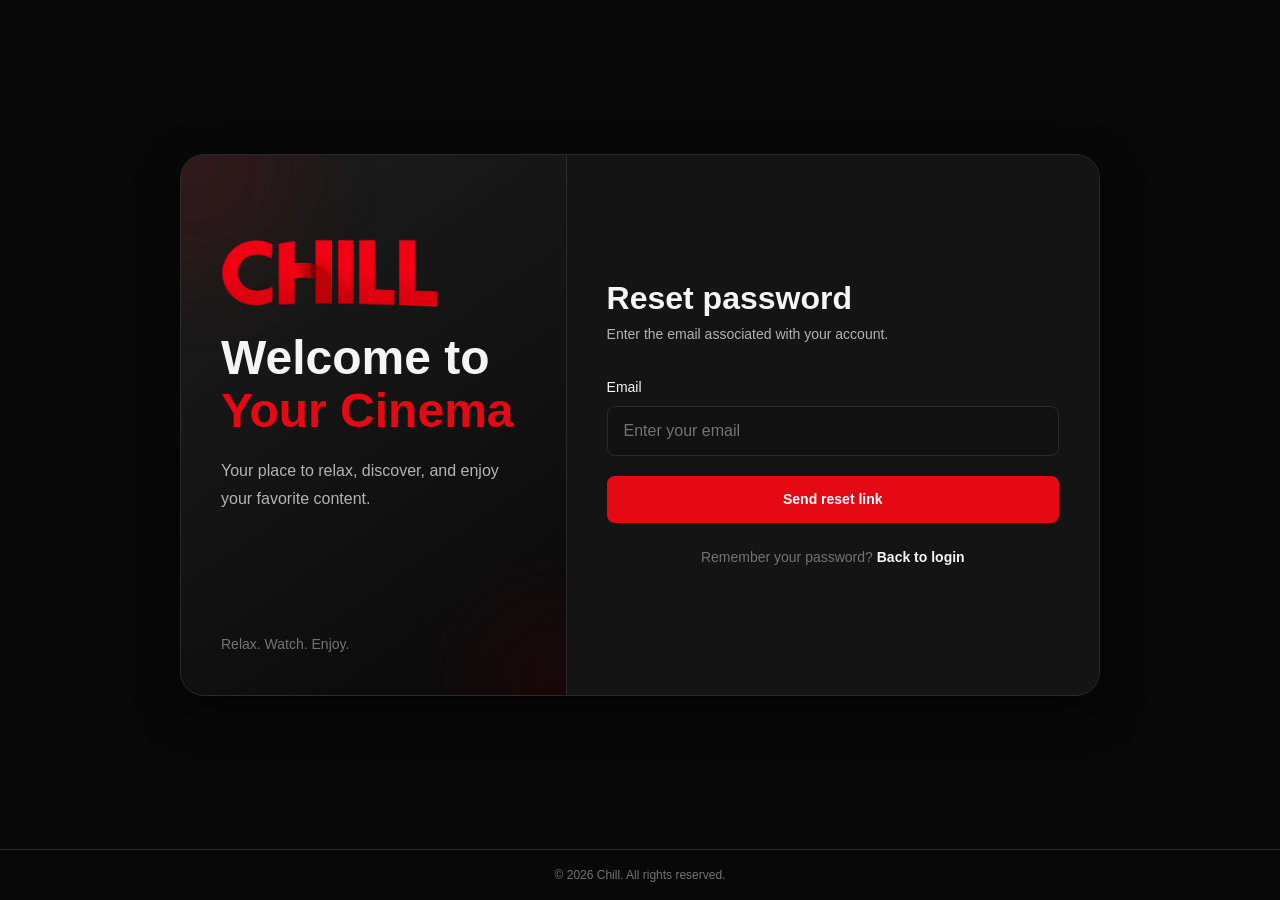
<file: forgot-password.html>
<!DOCTYPE html>
<html lang="en">
<head>
    <meta charset="UTF-8">
    <meta name="viewport" content="width=device-width, initial-scale=1.0">

    <title>Chill - Forgot Password</title>

    <link rel="stylesheet" href="css/auth.css">
</head>

<body>
    <div class="page">

        <main class="auth-main">
            <section class="login-card">

                <!-- =========================
                     WELCOME PANEL
                ========================== -->
                <div class="login-welcome">
                    <div class="welcome-content">
                        <!-- Brand -->
                        <img
                            src="assets/images/main/logo only no bg.png"
                            alt="Chill"
                            class="welcome-logo"
                        >
                        <br>
                        <h1>
                            Welcome to
                            <span>Your Cinema</span>
                        </h1>
                        <p>
                            Your place to relax, discover,
                            and enjoy your favorite content.
                        </p>
                    </div>
                    <div class="welcome-footer">
                        <span>Relax. Watch. Enjoy.</span>
                    </div>

                </div>


                <!-- =========================
                     RESET PASSWORD FORM
                ========================== -->
                <div class="login-form-panel">

                    <div class="form-header">

                        <h2>
                            Reset password
                        </h2>

                        <p>
                            Enter the email associated with
                            your account.
                        </p>

                    </div>


                    <form
                        action="/forgot-password"
                        method="post"
                        class="login-form"
                    >

                        <!-- Email -->
                        <div class="form-group">

                            <label for="email">
                                Email
                            </label>

                            <input
                                type="email"
                                id="email"
                                name="email"
                                placeholder="Enter your email"
                                autocomplete="off"
                                required
                            >

                        </div>


                        <!-- Submit -->
                        <button
                            type="submit"
                            class="btn btn-primary"
                        >
                            Send reset link
                        </button>


                        <!-- Back to Login -->
                        <p class="register-text">

                            Remember your password?

                            <a href="login-page.html">
                                Back to login
                            </a>

                        </p>

                    </form>

                </div>

            </section>
        </main>


        <!-- FOOTER -->
        <footer class="auth-footer">

            <p>
                &copy; 2026 Chill. All rights reserved.
            </p>

        </footer>

    </div>
</body>
</html>
</file>
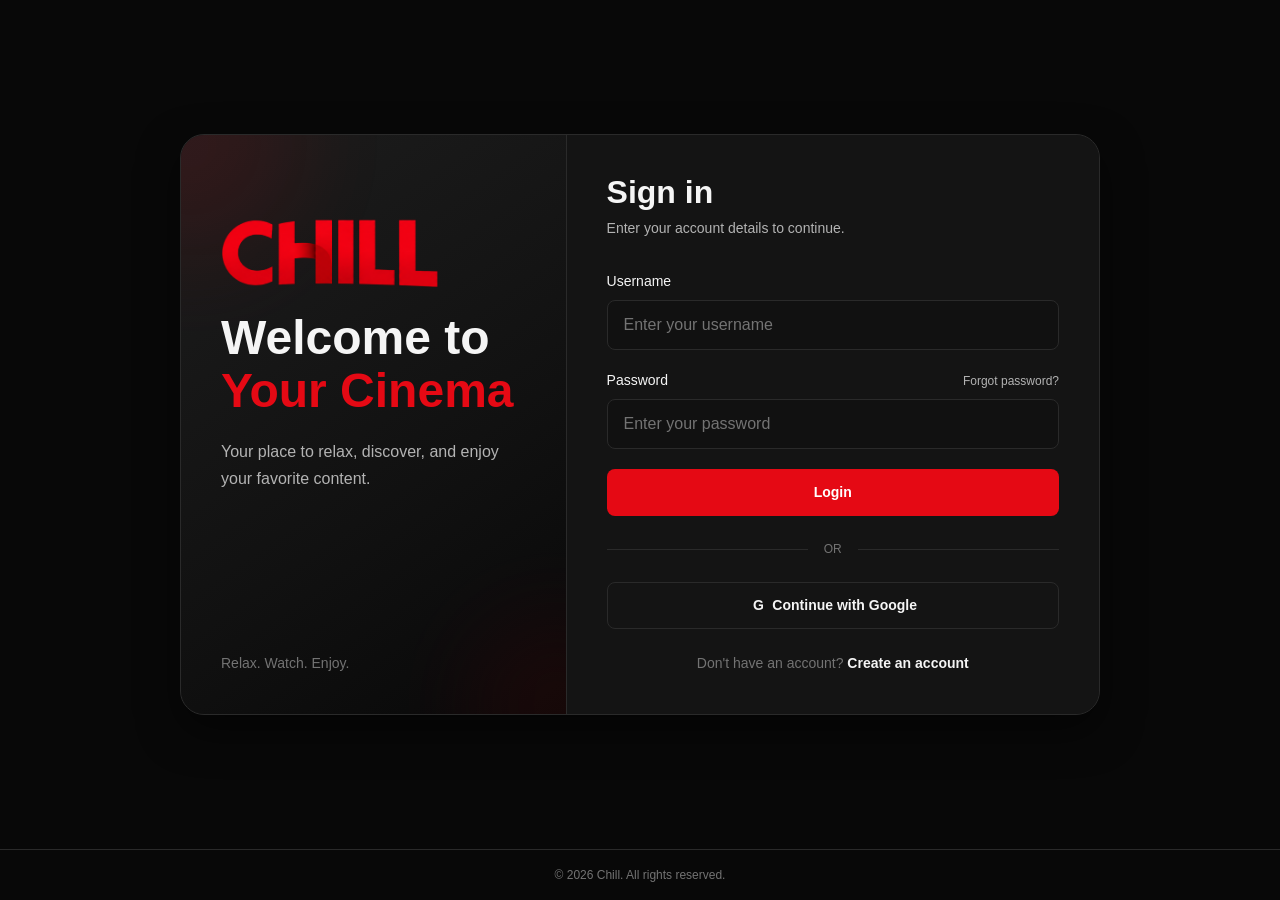
<file: login-page.html>
<!DOCTYPE html>
<html lang="en">
<head>
    <meta charset="UTF-8">
    <meta name="viewport" content="width=device-width, initial-scale=1.0">
    <title>Chill Login</title>

    <link rel="stylesheet" href="css/auth.css">
</head>

<body>
    <div class="page">

        <main class="auth-main">
            <section class="login-card">

                <!-- =========================
                     WELCOME PANEL
                ========================== -->
                <div class="login-welcome">
                    <div class="welcome-content">
                        <!-- Brand -->
                        <img
                            src="assets/images/main/logo only no bg.png"
                            alt="Chill"
                            class="welcome-logo"
                        >
                        <br>
                        <h1>
                            Welcome to
                            <span>Your Cinema</span>
                        </h1>
                        <p>
                            Your place to relax, discover,
                            and enjoy your favorite content.
                        </p>
                    </div>
                    <div class="welcome-footer">
                        <span>Relax. Watch. Enjoy.</span>
                    </div>

                </div>


                <!-- =========================
                     LOGIN FORM PANEL
                ========================== -->
                <div class="login-form-panel">

                    <div class="form-header">
                        <h2>Sign in</h2>
                        <p>Enter your account details to continue.</p>
                    </div>


                    <form action="/login" method="post" class="login-form">

                        <!-- Username -->
                        <div class="form-group">
                            <label for="username">
                                Username
                            </label>

                            <input
                                type="text"
                                id="username"
                                name="username"
                                placeholder="Enter your username"
                                autocomplete="off"
                                required
                            >
                        </div>


                        <!-- Password -->
                        <div class="form-group">
                            <div class="password-label">
                                <label for="password">
                                    Password
                                </label>

                                <a href="forgot-password.html" class="forgot-link">
                                    Forgot password?
                                </a>
                            </div>

                            <input
                                type="password"
                                id="password"
                                name="password"
                                placeholder="Enter your password"
                                autocomplete="current-password"
                                required
                            >
                        </div>


                        <!-- Main Button -->
                        <button
                            type="submit"
                            class="btn btn-primary"
                        >
                            Login
                        </button>


                        <!-- Divider -->
                        <div class="form-divider">
                            <span>OR</span>
                        </div>


                        <!-- Google -->
                        <button
                            type="button"
                            class="btn btn-google"
                        >
                        <a href="https://accounts.google.com">
                            <span class="google-icon">G</span>
                            Continue with Google
                        </a></button>


                        <!-- Register -->
                        <p class="register-text">
                            Don't have an account?
                            <a href="register-page.html">
                                Create an account
                            </a>
                        </p>

                    </form>

                </div>

            </section>
        </main>


        <!-- =========================
             FOOTER
        ========================== -->
        <footer class="auth-footer">
            <p>
                &copy; 2026 Chill. All rights reserved.
            </p>
        </footer>

    </div>
</body>
</html>
</file>
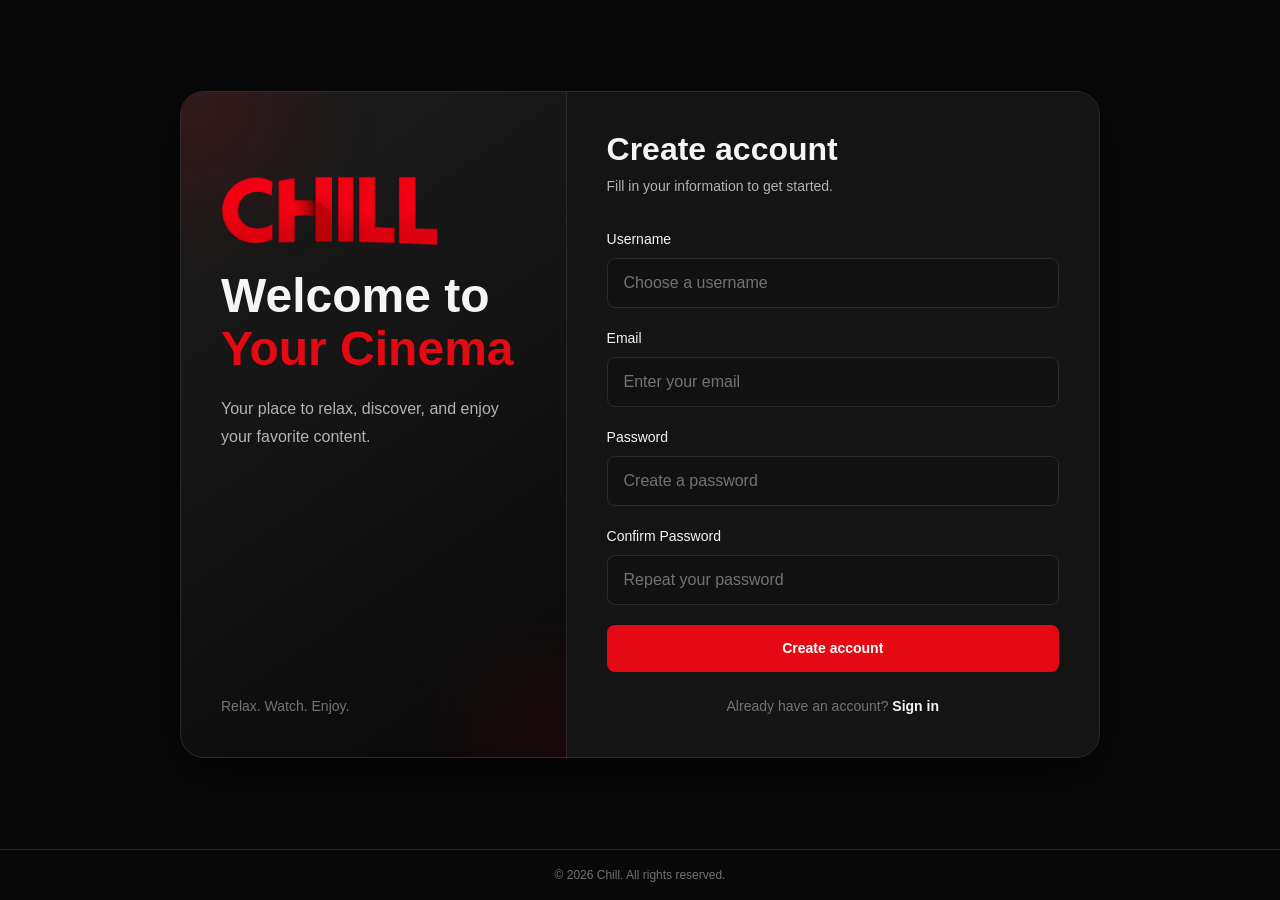
<file: register-page.html>
<!DOCTYPE html>
<html lang="en">
<head>
    <meta charset="UTF-8">
    <meta name="viewport" content="width=device-width, initial-scale=1.0">

    <title>Chill Register</title>

    <link rel="stylesheet" href="css/auth.css">
</head>

<body>
    <div class="page">

        <main class="auth-main">
            <section class="login-card">

                <!-- =========================
                     WELCOME PANEL
                ========================== -->
                <div class="login-welcome">
                    <div class="welcome-content">
                        <!-- Brand -->
                        <img
                            src="assets/images/main/logo only no bg.png"
                            alt="Chill"
                            class="welcome-logo"
                        >
                        <br>
                        <h1>
                            Welcome to
                            <span>Your Cinema</span>
                        </h1>
                        <p>
                            Your place to relax, discover,
                            and enjoy your favorite content.
                        </p>
                    </div>
                    <div class="welcome-footer">
                        <span>Relax. Watch. Enjoy.</span>
                    </div>

                </div>


                <!-- =========================
                     REGISTER FORM
                ========================== -->
                <div class="login-form-panel">

                    <div class="form-header">

                        <h2>
                            Create account
                        </h2>

                        <p>
                            Fill in your information to get started.
                        </p>

                    </div>


                    <form
                        action="/register"
                        method="post"
                        class="login-form"
                    >

                        <!-- Username -->
                        <div class="form-group">

                            <label for="username">
                                Username
                            </label>

                            <input
                                type="text"
                                id="username"
                                name="username"
                                placeholder="Choose a username"
                                autocomplete="off"
                                required
                            >

                        </div>


                        <!-- Email -->
                        <div class="form-group">

                            <label for="email">
                                Email
                            </label>

                            <input
                                type="email"
                                id="email"
                                name="email"
                                placeholder="Enter your email"
                                autocomplete="off"
                                required
                            >

                        </div>


                        <!-- Password -->
                        <div class="form-group">

                            <label for="password">
                                Password
                            </label>

                            <input
                                type="password"
                                id="password"
                                name="password"
                                placeholder="Create a password"
                                autocomplete="new-password"
                                required
                            >

                        </div>


                        <!-- Confirm Password -->
                        <div class="form-group">

                            <label for="confirm-password">
                                Confirm Password
                            </label>

                            <input
                                type="password"
                                id="confirm-password"
                                name="confirm_password"
                                placeholder="Repeat your password"
                                autocomplete="new-password"
                                required
                            >

                        </div>


                        <!-- Register -->
                        <button
                            type="submit"
                            class="btn btn-primary"
                        >
                            Create account
                        </button>


                        <!-- Login -->
                        <p class="register-text">

                            Already have an account?

                            <a href="login-page.html">
                                Sign in
                            </a>

                        </p>

                    </form>

                </div>

            </section>
        </main>


        <!-- FOOTER -->
        <footer class="auth-footer">

            <p>
                &copy; 2026 Chill. All rights reserved.
            </p>

        </footer>

    </div>
</body>
</html>
</file>
<file: css/auth.css>
@import url('style.css');


/* =========================================================
   BASE
========================================================= */

* {
    box-sizing: border-box;
}

html {
    font-size: 16px;
}

body {
    margin: 0;
    min-height: 100vh;

    font-family: var(--font-family-base);
    background-color: var(--color-bg);
    color: var(--color-text-primary);
}

a {
    color: inherit;
    text-decoration: none;
}

button,
input {
    font: inherit;
}


/* =========================================================
   PAGE
========================================================= */

.page {
    min-height: 100vh;
    display: flex;
    flex-direction: column;
}


/* =========================================================
   MAIN
========================================================= */

.auth-main {
    flex: 1;

    display: flex;
    justify-content: center;
    align-items: center;

    padding: var(--space-8) var(--container-padding);
}


/* =========================================================
   LOGIN CARD
========================================================= */

.login-card {
    width: 100%;
    max-width: 920px;

    display: grid;
    grid-template-columns: 42% 58%;

    overflow: hidden;

    background-color: var(--color-card);

    border: 1px solid var(--color-border);
    border-radius: var(--radius-2xl);

    box-shadow: var(--shadow-xl);
}


/* =========================================================
   WELCOME PANEL
========================================================= */

.login-welcome {
    position: relative;

    display: flex;
    flex-direction: column;
    justify-content: space-between;

    min-height: 540px;

    padding: var(--space-10);

    background:
        linear-gradient(
            145deg,
            #1d1d1d 0%,
            #111111 60%,
            #080808 100%
        );

    border-right: 1px solid var(--color-border);

    overflow: hidden;
}


/* Decorative glow */

.login-welcome::before {
    content: "";

    position: absolute;

    width: 220px;
    height: 220px;

    top: -100px;
    left: -100px;

    background: var(--color-primary);

    opacity: 0.10;

    border-radius: 50%;

    filter: blur(50px);

    pointer-events: none;
}


.login-welcome::after {
    content: "";

    position: absolute;

    width: 180px;
    height: 180px;

    right: -80px;
    bottom: -80px;

    background: var(--color-primary);

    opacity: 0.07;

    border-radius: 50%;

    filter: blur(45px);

    pointer-events: none;
}


/* =========================================================
   WELCOME CONTENT
========================================================= */

.welcome-content {
    position: relative;
    z-index: 1;
}


.welcome-label {
    display: inline-block;

    margin-bottom: var(--space-5);

    color: var(--color-primary-light);

    font-size: var(--font-size-xs);
    font-weight: var(--font-weight-bold);

    letter-spacing: 2px;
}


.welcome-content h1 {
    margin: 0;

    font-size: clamp(
        var(--font-size-3xl),
        4vw,
        var(--font-size-5xl)
    );

    line-height: var(--line-height-tight);

    font-weight: var(--font-weight-bold);
}


.welcome-content h1 span {
    display: block;

    color: var(--color-primary);
}


.welcome-content p {
    max-width: 300px;

    margin: var(--space-5) 0 0;

    color: var(--color-text-secondary);

    font-size: var(--font-size-md);
    line-height: var(--line-height-relaxed);
}


.welcome-logo {
    display: block;

    width: min(100%, 220px);

    height: auto;

    margin-top: var(--space-10);

    object-fit: contain;
}


/* =========================================================
   WELCOME FOOTER
========================================================= */

.welcome-footer {
    position: relative;
    z-index: 1;

    color: var(--color-text-muted);

    font-size: var(--font-size-sm);
}


/* =========================================================
   FORM PANEL
========================================================= */

.login-form-panel {
    display: flex;
    flex-direction: column;
    justify-content: center;

    padding: var(--space-10);
    background-color: var(--color-surface);
}


/* =========================================================
   FORM HEADER
========================================================= */

.form-header {
    margin-bottom: var(--space-8);
}


.form-header h2 {
    margin: 0 0 var(--space-2);

    color: var(--color-text-primary);

    font-size: var(--font-size-3xl);
    line-height: var(--line-height-tight);

    font-weight: var(--font-weight-bold);
}


.form-header p {
    margin: 0;

    color: var(--color-text-secondary);

    font-size: var(--font-size-sm);
    line-height: var(--line-height-normal);
}


/* =========================================================
   FORM
========================================================= */

.login-form {
    width: 100%;
}


.form-group {
    margin-bottom: var(--space-5);
}


.form-group label {
    display: block;

    margin-bottom: var(--space-2);

    color: var(--color-text-primary);

    font-size: var(--font-size-sm);
    font-weight: var(--font-weight-medium);
}


/* Password label */

.password-label {
    display: flex;
    justify-content: space-between;
    align-items: center;

    gap: var(--space-3);
}


.password-label label {
    margin-bottom: var(--space-2);
}


.forgot-link {
    margin-bottom: var(--space-2);

    color: var(--color-text-secondary);

    font-size: var(--font-size-xs);

    transition: color var(--transition-fast);
}


.forgot-link:hover {
    color: var(--color-primary-light);
}


/* =========================================================
   INPUT
========================================================= */

.form-group input {
    width: 100%;

    padding:
        var(--space-3)
        var(--space-4);

    color: var(--color-text-primary);

    background-color: var(--color-input);

    border: 1px solid var(--color-border);
    border-radius: var(--radius-md);

    outline: none;

    transition:
        border-color var(--transition-fast),
        background-color var(--transition-fast),
        box-shadow var(--transition-fast);
}


.form-group input::placeholder {
    color: var(--color-input-placeholder);
}


.form-group input:hover {
    background-color: var(--color-input-hover);
    border-color: var(--color-border-hover);
}


.form-group input:focus {
    background-color: var(--color-input-focus);

    border-color: var(--color-border-focus);

    box-shadow:
        0 0 0 3px rgba(229, 9, 20, 0.12);
}


/* =========================================================
   BUTTON
========================================================= */

.btn {
    width: 100%;

    display: flex;
    align-items: center;
    justify-content: center;
    gap: var(--space-2);

    padding:
        var(--space-3)
        var(--space-4);

    border-radius: var(--radius-md);

    border: 1px solid transparent;

    cursor: pointer;

    font-size: var(--font-size-sm);
    font-weight: var(--font-weight-semibold);

    transition:
        background-color var(--transition-fast),
        border-color var(--transition-fast),
        transform var(--transition-fast);
}


.btn:active {
    transform: translateY(1px);
}


/* =========================================================
   PRIMARY BUTTON
========================================================= */

.btn-primary {
    color: #ffffff;

    background-color: var(--color-primary);
}


.btn-primary:hover {
    background-color: var(--color-primary-hover);
}


.btn-primary:active {
    background-color: var(--color-primary-active);
}


/* =========================================================
   DIVIDER
========================================================= */

.form-divider {
    display: flex;
    align-items: center;

    gap: var(--space-4);

    margin: var(--space-6) 0;

    color: var(--color-text-muted);

    font-size: var(--font-size-xs);
}


.form-divider::before,
.form-divider::after {
    content: "";

    flex: 1;

    height: 1px;

    background-color: var(--color-border);
}


.form-divider span {
    flex-shrink: 0;
}


/* =========================================================
   GOOGLE BUTTON
========================================================= */

.btn-google {
    color: var(--color-text-primary);

    background-color: transparent;

    border-color: var(--color-border);
}


.btn-google:hover {
    background-color: var(--color-card-hover);

    border-color: var(--color-border-hover);
}


.google-icon {
    display: inline-flex;

    align-items: center;
    justify-content: center;

    width: 20px;
    height: 20px;

    font-size: var(--font-size-sm);
    font-weight: var(--font-weight-bold);
}


/* =========================================================
   REGISTER
========================================================= */

.register-text {
    margin: var(--space-6) 0 0;

    color: var(--color-text-muted);

    text-align: center;

    font-size: var(--font-size-sm);
}


.register-text a {
    color: var(--color-text-primary);

    font-weight: var(--font-weight-semibold);

    transition: color var(--transition-fast);
}


.register-text a:hover {
    color: var(--color-primary-light);
}


/* =========================================================
   FOOTER
========================================================= */

.auth-footer {
    padding:
        var(--space-4)
        var(--container-padding);

    text-align: center;

    color: var(--color-text-muted);

    background-color: var(--color-bg);

    border-top: 1px solid var(--color-border);
}


.auth-footer p {
    margin: 0;

    font-size: var(--font-size-xs);
}


/* =========================================================
   TABLET
========================================================= */

@media (max-width: 850px) {

    .login-card {
        max-width: 700px;

        grid-template-columns: 1fr;
    }

    .login-welcome {
        min-height: auto;

        padding: var(--space-8);

        border-right: none;
        border-bottom: 1px solid var(--color-border);
    }

    .welcome-content p {
        max-width: 500px;
    }

    .welcome-logo {
        width: 180px;

        margin-top: var(--space-6);
    }

    .welcome-footer {
        margin-top: var(--space-6);
    }

    .login-form-panel {
        padding: var(--space-8);
    }
}


/* =========================================================
   MOBILE
========================================================= */

@media (max-width: 576px) {

    .auth-main {
        align-items: flex-start;

        padding:
            var(--space-5)
            var(--space-4);
    }

    .login-card {
        border-radius: var(--radius-xl);
    }

    .login-welcome {
        padding: var(--space-6);
    }

    .welcome-label {
        margin-bottom: var(--space-3);
    }

    .welcome-content h1 {
        font-size: var(--font-size-3xl);
    }

    .welcome-content p {
        margin-top: var(--space-4);

        font-size: var(--font-size-sm);
    }

    .welcome-logo {
        width: 150px;

        margin-top: var(--space-5);
    }

    .login-form-panel {
        padding: var(--space-6);
    }

    .form-header {
        margin-bottom: var(--space-6);
    }

    .form-header h2 {
        font-size: var(--font-size-2xl);
    }

    .password-label {
        align-items: flex-start;
        flex-direction: column;

        gap: 0;
    }

    .forgot-link {
        margin-bottom: var(--space-2);
    }

    .auth-footer {
        padding:
            var(--space-4)
            var(--space-3);
    }
}
</file>
